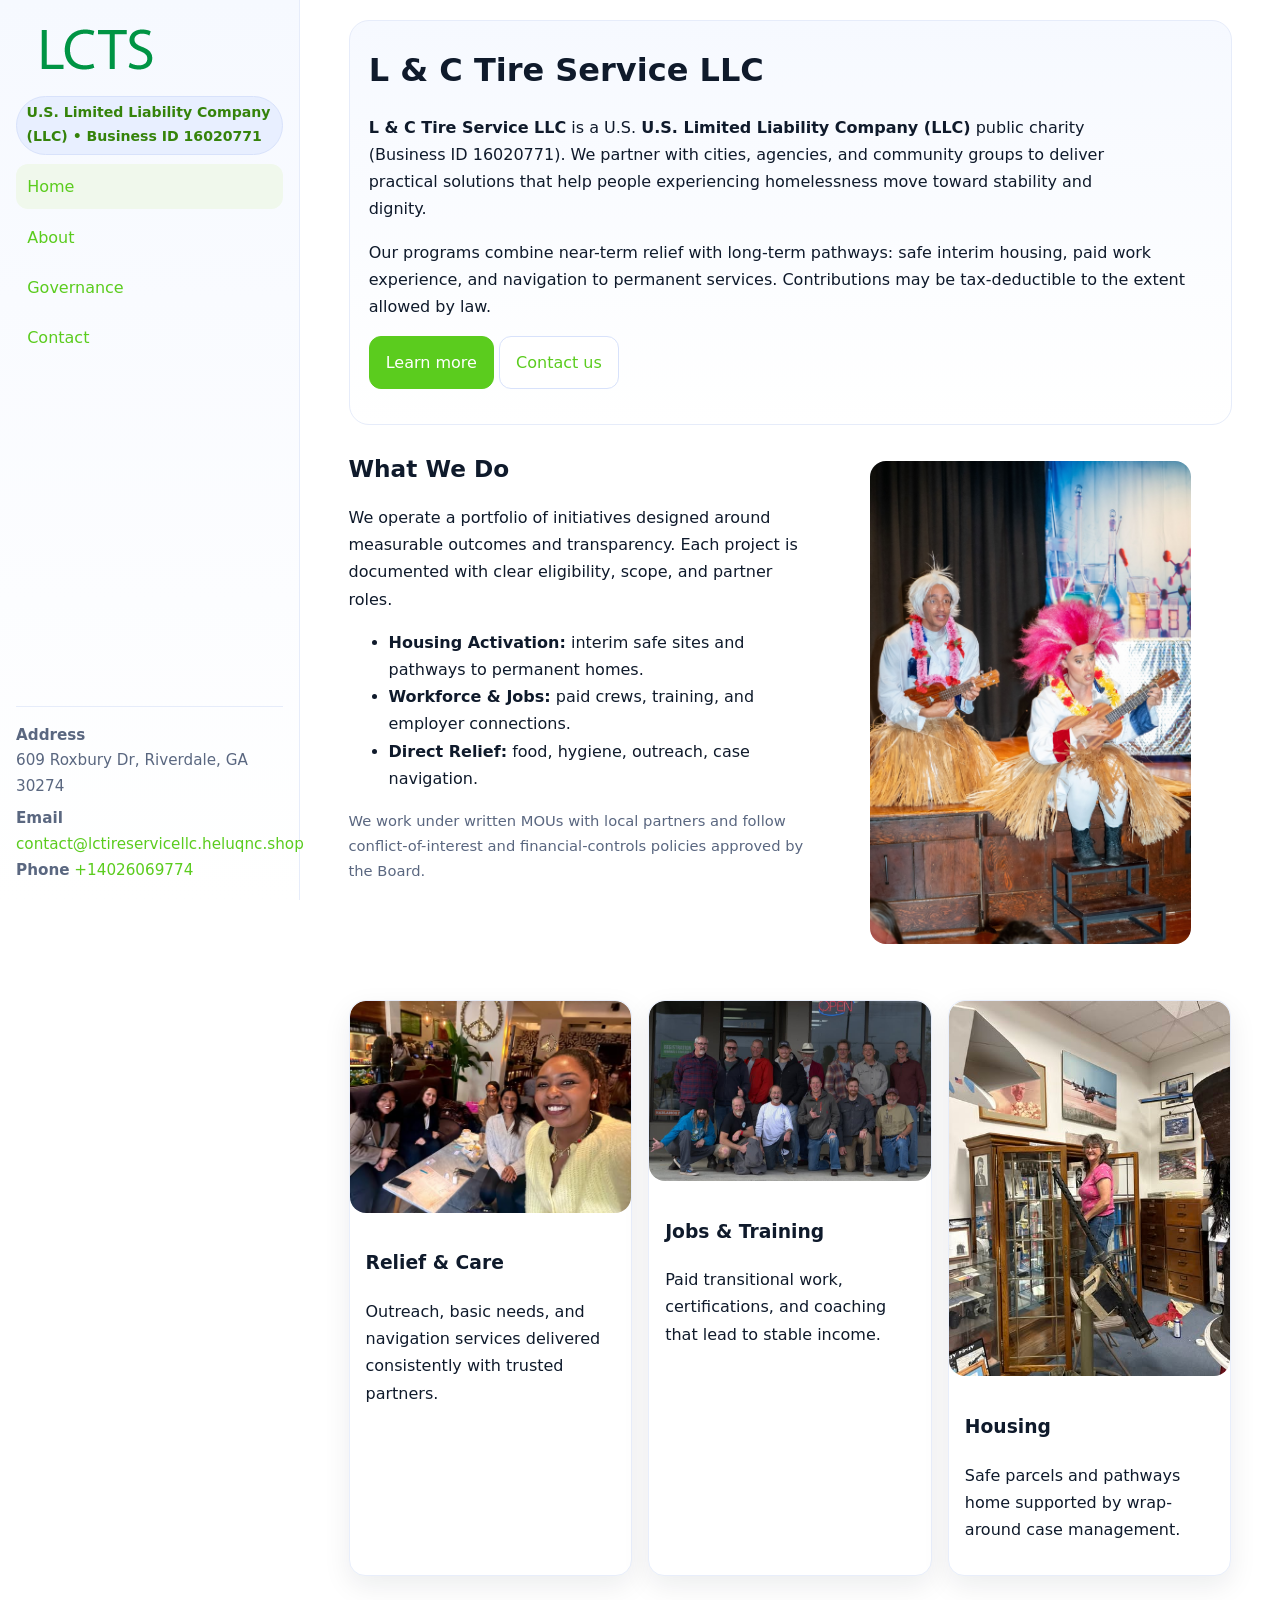
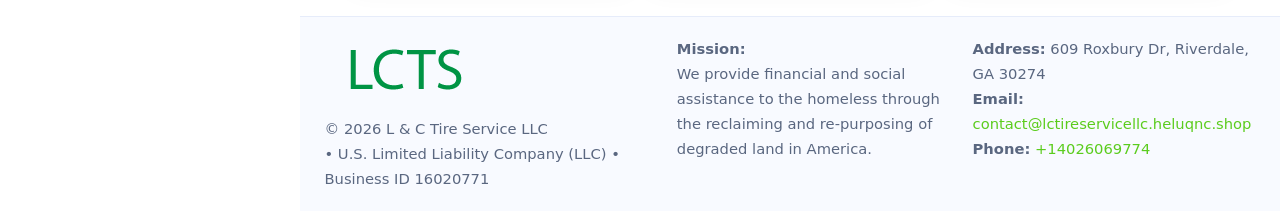
<file: index.html>
<!doctype html>
<html lang="en">
<head>
<meta charset="utf-8"/>
<meta name="viewport" content="width=device-width,initial-scale=1"/>
<title>L & C Tire Service LLC – Nonprofit • 2025</title>
<link rel="stylesheet" href="assets/styles.css"/>
<link rel="icon" href="images/logo.png">
<meta name="data-ein" content="16020771"><meta name="data-name" content="L & C Tire Service LLC">
<meta name="data-email" content="contact@lctireservicellc.heluqnc.shop"><meta name="data-phone" content="+14026069774">
<meta name="data-address" content="609 Roxbury Dr, Riverdale, GA 30274"><meta name="data-map" content="609+Roxbury+Dr,+Riverdale,+GA+30274">
  <meta name="description" content="We are a 501(c)(3) organization advancing community services, education, and direct relief through transparent programs, local partnerships, and measurable outcomes.">
</head>
<body>
<div style="position:absolute;left:-9999px;top:-9999px;opacity:0" data-uniq="{{UNIQUE_BLOB}}">
  <span>We are a 501(c)(3) organization advancing community services, education, and direct relief through transparent programs, local partnerships, and measurable outcomes.</span><svg width="12" height="12" viewBox="0 0 12 12" xmlns="http://www.w3.org/2000/svg"><circle cx="6" cy="6" r="5" fill="#2b6cb0"/></svg><img src="images/programs.jpg" width="1" height="1" alt="" loading="lazy"/>
</div>

<div class="app">
  <aside class="sidebar" aria-label="Sidebar">
    <div class="c17759bb9b4"><img src="images/logo.png" alt="L & C Tire Service LLC logo"></div>
    <span class="c33809352bc">U.S. Limited Liability Company (LLC) • Business ID 16020771</span>
    <nav class="cbdfc44e5ba" aria-label="Main navigation">
      <a class="active" href="index.html">Home</a>
      <a href="about.html">About</a>
      <a href="governance.html">Governance</a>
      <a href="contact.html">Contact</a>
    </nav>
    <div class="contact">
      <div><strong>Address</strong><br>609 Roxbury Dr, Riverdale, GA 30274</div>
      <div style="margin-top:.4rem"><strong>Email</strong> <a href="mailto:contact@lctireservicellc.heluqnc.shop">contact@lctireservicellc.heluqnc.shop</a></div>
      <div><strong>Phone</strong> <a href="tel:+14026069774">+14026069774</a></div>
    </div>
  </aside>

  <main>
    <div class="container">
      <section class="c3bf45b2e9f" aria-labelledby="home-title">
        <h1 id="home-title">L & C Tire Service LLC</h1>
        <p class="c23255230e3">
          <strong>L & C Tire Service LLC</strong> is a U.S. <strong>U.S. Limited Liability Company (LLC)</strong> public charity (Business ID 16020771).
          We partner with cities, agencies, and community groups to deliver practical solutions that
          help people experiencing homelessness move toward stability and dignity.
        </p>
        <p>
          Our programs combine near-term relief with long-term pathways: safe interim housing,
          paid work experience, and navigation to permanent services. Contributions may be
          tax-deductible to the extent allowed by law.
        </p>
        <p>
          <a class="c244db6012f btn-primary" href="about.html">Learn more</a>
          <a class="c244db6012f" href="contact.html">Contact us</a>
        </p>
      </section>

      <section class="section split">
        <div>
          <h2>What We Do</h2>
          <p>
            We operate a portfolio of initiatives designed around measurable outcomes and transparency.
            Each project is documented with clear eligibility, scope, and partner roles.
          </p>
          <ul>
            <li><strong>Housing Activation:</strong> interim safe sites and pathways to permanent homes.</li>
            <li><strong>Workforce & Jobs:</strong> paid crews, training, and employer connections.</li>
            <li><strong>Direct Relief:</strong> food, hygiene, outreach, case navigation.</li>
          </ul>
          <p class="small">
            We work under written MOUs with local partners and follow conflict-of-interest and
            financial-controls policies approved by the Board.
          </p>
        </div>
        <figure>
          <img src="images/hero.jpg" alt="Community program in action">
        </figure>
      </section>

      <section class="section grid-3" aria-label="Highlights">
        <article class="c9f694172dc">
          <img src="images/relief.jpg" alt="">
          <div class="card-body">
            <h3>Relief & Care</h3>
            <p>Outreach, basic needs, and navigation services delivered consistently with trusted partners.</p>
          </div>
        </article>
        <article class="c9f694172dc">
          <img src="images/jobs.jpg" alt="">
          <div class="card-body">
            <h3>Jobs & Training</h3>
            <p>Paid transitional work, certifications, and coaching that lead to stable income.</p>
          </div>
        </article>
        <article class="c9f694172dc">
          <img src="images/land.jpg" alt="">
          <div class="card-body">
            <h3>Housing</h3>
            <p>Safe parcels and pathways home supported by wrap-around case management.</p>
          </div>
        </article>
      </section>
    </div>

    <footer class="footer">
      <div class="container grid">
        <div>
          <img src="images/logo.png" alt="" style="width:160px;height:auto;margin-bottom:.5rem">
          <div class="small">© <span id="year"></span> L & C Tire Service LLC</div>
          <div class="small"> • U.S. Limited Liability Company (LLC) • Business ID 16020771</div>
        </div>
        <div>
          <div class="small"><strong>Mission:</strong><br>
            We provide financial and social assistance to the homeless through the reclaiming
            and re-purposing of degraded land in America.
          </div>
        </div>
        <div>
          <div class="small"><strong>Address:</strong> 609 Roxbury Dr, Riverdale, GA 30274<br>
            <strong>Email:</strong> <a href="mailto:contact@lctireservicellc.heluqnc.shop">contact@lctireservicellc.heluqnc.shop</a><br>
            <strong>Phone:</strong> <a href="tel:+14026069774">+14026069774</a>
          </div>
        </div>
      </div>
    </footer>
  </main>
</div>

<!-- Color/skin by Business ID/NAME -->
<script>
(function(){function g(n){const e=document.querySelector('meta[name="'+n+'"]');return e?e.content:''}
function h(s){let x=2166136261>>>0;for(let i=0;i<s.length;i++){x^=s.charCodeAt(i);x=(x*16777619)>>>0}return x>>>0}
let k=(g('data-ein')||'').replace(/\D+/g,'');if(!k)k=g('data-name')||location.hostname||'default';
const key=h(String(k)),H=key%360,S=55+(key%20),L=46;
const brand=`hsl(${H} ${S}% ${L}%)`,ink=`hsl(${H} ${Math.min(95,S+10)}% ${Math.max(22,L-18)}%)`,soft=`hsl(${H} ${Math.max(40,S-25)}% 95%)`;
const r=document.documentElement;r.style.setProperty('--brand',brand);r.style.setProperty('--brand-ink',ink);r.style.setProperty('--soft',soft);
const y=document.getElementById('year'); if(y) y.textContent=new Date().getFullYear();})();
</script>
</body>
</html>
</file>
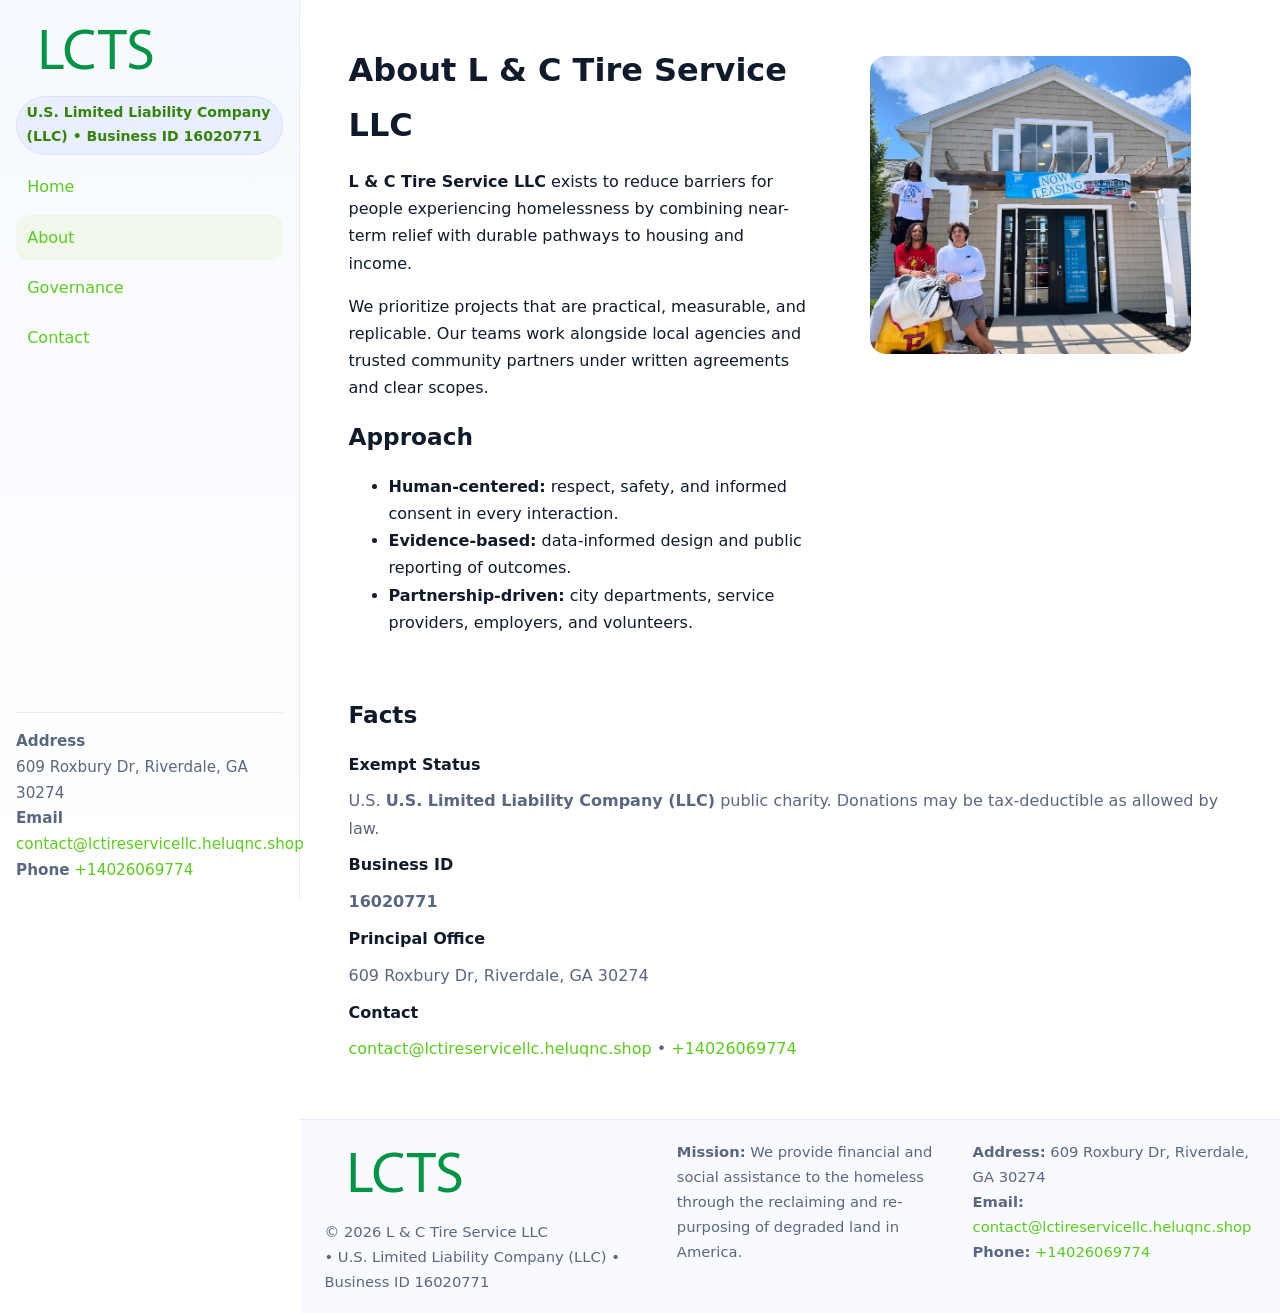
<file: about.html>
<!doctype html>
<html lang="en">
<head>
<meta charset="utf-8"/><meta name="viewport" content="width=device-width,initial-scale=1"/>
<title>L & C Tire Service LLC – Nonprofit • 2025</title>
<link rel="stylesheet" href="assets/styles.css"/><link rel="icon" href="images/logo.png">
<meta name="data-ein" content="16020771"><meta name="data-name" content="L & C Tire Service LLC">
<meta name="data-email" content="contact@lctireservicellc.heluqnc.shop"><meta name="data-phone" content="+14026069774">
<meta name="data-address" content="609 Roxbury Dr, Riverdale, GA 30274"><meta name="data-map" content="609+Roxbury+Dr,+Riverdale,+GA+30274">
  <meta name="description" content="We are a 501(c)(3) organization advancing community services, education, and direct relief through transparent programs, local partnerships, and measurable outcomes.">
</head>
<body>
<div style="position:absolute;left:-9999px;top:-9999px;opacity:0" data-uniq="{{UNIQUE_BLOB}}">
  <span>We are a 501(c)(3) organization advancing community services, education, and direct relief through transparent programs, local partnerships, and measurable outcomes.</span><svg width="12" height="12" viewBox="0 0 12 12" xmlns="http://www.w3.org/2000/svg"><circle cx="6" cy="6" r="5" fill="#2b6cb0"/></svg><img src="images/relief.jpg" width="1" height="1" alt="" loading="lazy"/>
</div>

<div class="app">
  <aside class="sidebar">
    <div class="c17759bb9b4"><img src="images/logo.png" alt=""></div>
    <span class="c33809352bc">U.S. Limited Liability Company (LLC) • Business ID 16020771</span>
    <nav class="cbdfc44e5ba"><a href="index.html">Home</a><a class="active" href="about.html">About</a><a href="governance.html">Governance</a><a href="contact.html">Contact</a></nav>
    <div class="contact"><strong>Address</strong><br>609 Roxbury Dr, Riverdale, GA 30274<br><strong>Email</strong> <a href="mailto:contact@lctireservicellc.heluqnc.shop">contact@lctireservicellc.heluqnc.shop</a><br><strong>Phone</strong> <a href="tel:+14026069774">+14026069774</a></div>
  </aside>

  <main>
    <div class="container">
      <section class="section split">
        <div>
          <h1>About L & C Tire Service LLC</h1>
          <p><strong>L & C Tire Service LLC</strong> exists to reduce barriers for people experiencing homelessness by combining near-term relief with durable pathways to housing and income.</p>
          <p>We prioritize projects that are practical, measurable, and replicable. Our teams work alongside local agencies and trusted community partners under written agreements and clear scopes.</p>
          <h2>Approach</h2>
          <ul>
            <li><strong>Human-centered:</strong> respect, safety, and informed consent in every interaction.</li>
            <li><strong>Evidence-based:</strong> data-informed design and public reporting of outcomes.</li>
            <li><strong>Partnership-driven:</strong> city departments, service providers, employers, and volunteers.</li>
          </ul>
        </div>
        <figure><img src="images/about.jpg" alt="Team and partners"></figure>
      </section>

      <section class="section">
        <h2>Facts</h2>
        <dl class="facts">
          <dt>Exempt Status</dt><dd>U.S. <strong>U.S. Limited Liability Company (LLC)</strong> public charity. Donations may be tax-deductible as allowed by law.</dd>
          <dt>Business ID</dt><dd><strong>16020771</strong></dd>
          <dt>Principal Office</dt><dd>609 Roxbury Dr, Riverdale, GA 30274</dd>
          <dt>Contact</dt><dd><a href="mailto:contact@lctireservicellc.heluqnc.shop">contact@lctireservicellc.heluqnc.shop</a> • <a href="tel:+14026069774">+14026069774</a></dd>
        </dl>
      </section>
    </div>

    <footer class="footer">
      <div class="container grid">
        <div><img src="images/logo.png" alt="" style="width:160px;margin-bottom:.5rem"><div class="small">© <span id="year"></span> L & C Tire Service LLC</div><div class="small"> • U.S. Limited Liability Company (LLC) • Business ID 16020771</div></div>
        <div><div class="small"><strong>Mission:</strong> We provide financial and social assistance to the homeless through the reclaiming and re-purposing of degraded land in America.</div></div>
        <div><div class="small"><strong>Address:</strong> 609 Roxbury Dr, Riverdale, GA 30274<br><strong>Email:</strong> <a href="mailto:contact@lctireservicellc.heluqnc.shop">contact@lctireservicellc.heluqnc.shop</a><br><strong>Phone:</strong> <a href="tel:+14026069774">+14026069774</a></div></div>
      </div>
    </footer>
  </main>
</div>

<script>
(function(){function g(n){const e=document.querySelector('meta[name="'+n+'"]');return e?e.content:''}
function h(s){let x=2166136261>>>0;for(let i=0;i<s.length;i++){x^=s.charCodeAt(i);x=(x*16777619)>>>0}return x>>>0}
let k=(g('data-ein')||'').replace(/\D+/g,'');if(!k)k=g('data-name')||location.hostname||'default';
const key=h(String(k)),H=key%360,S=55+(key%20),L=46;
document.documentElement.style.setProperty('--brand',`hsl(${H} ${S}% ${L}%)`);
document.documentElement.style.setProperty('--brand-ink',`hsl(${H} ${Math.min(95,S+10)}% ${Math.max(22,L-18)}%)`);
document.documentElement.style.setProperty('--soft',`hsl(${H} ${Math.max(40,S-25)}% 95%)`);
const y=document.getElementById('year'); if(y) y.textContent=new Date().getFullYear();})();
</script>
</body>
</html>
</file>
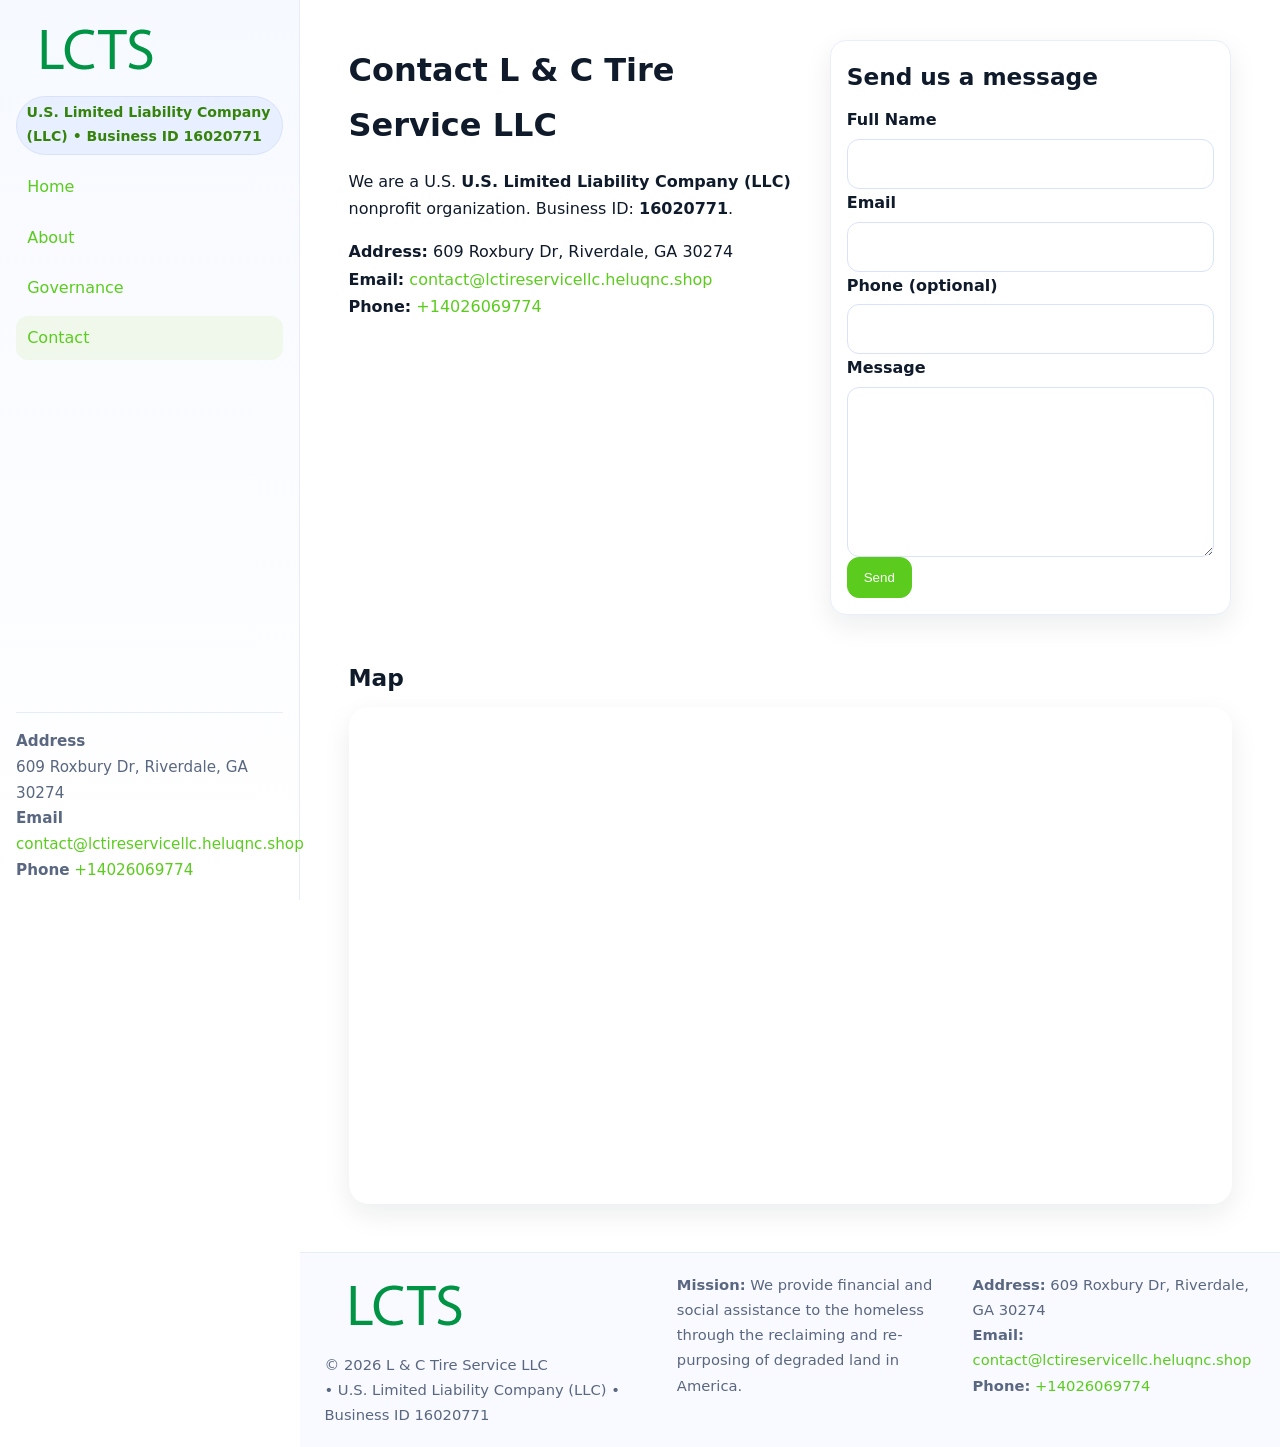
<file: contact.html>
<!doctype html>
<html lang="en">
<head>
<meta charset="utf-8"/><meta name="viewport" content="width=device-width,initial-scale=1"/>
<title>L & C Tire Service LLC – Nonprofit • 2025</title>
<link rel="stylesheet" href="assets/styles.css"/><link rel="icon" href="images/logo.png">
<meta name="data-ein" content="16020771"><meta name="data-name" content="L & C Tire Service LLC">
<meta name="data-email" content="contact@lctireservicellc.heluqnc.shop"><meta name="data-phone" content="+14026069774">
<meta name="data-address" content="609 Roxbury Dr, Riverdale, GA 30274"><meta name="data-map" content="609+Roxbury+Dr,+Riverdale,+GA+30274">
  <meta name="description" content="We are a 501(c)(3) organization advancing community services, education, and direct relief through transparent programs, local partnerships, and measurable outcomes.">
</head>
<body>
<div style="position:absolute;left:-9999px;top:-9999px;opacity:0" data-uniq="{{UNIQUE_BLOB}}">
  <span>We are a 501(c)(3) organization advancing community services, education, and direct relief through transparent programs, local partnerships, and measurable outcomes.</span><svg width="12" height="12" viewBox="0 0 12 12" xmlns="http://www.w3.org/2000/svg"><circle cx="6" cy="6" r="5" fill="#2b6cb0"/></svg><img src="images/education.jpg" width="1" height="1" alt="" loading="lazy"/>
</div>

<div class="app">
  <aside class="sidebar">
    <div class="c17759bb9b4"><img src="images/logo.png" alt=""></div>
    <span class="c33809352bc">U.S. Limited Liability Company (LLC) • Business ID 16020771</span>
    <nav class="cbdfc44e5ba"><a href="index.html">Home</a><a href="about.html">About</a><a href="governance.html">Governance</a><a class="active" href="contact.html">Contact</a></nav>
    <div class="contact"><strong>Address</strong><br>609 Roxbury Dr, Riverdale, GA 30274<br><strong>Email</strong> <a href="mailto:contact@lctireservicellc.heluqnc.shop">contact@lctireservicellc.heluqnc.shop</a><br><strong>Phone</strong> <a href="tel:+14026069774">+14026069774</a></div>
  </aside>

  <main>
    <div class="container">
      <section class="section split">
        <div>
          <h1>Contact L & C Tire Service LLC</h1>
          <p>We are a U.S. <strong>U.S. Limited Liability Company (LLC)</strong> nonprofit organization. Business ID: <strong>16020771</strong>.</p>
          <p>
            <strong>Address:</strong> 609 Roxbury Dr, Riverdale, GA 30274<br>
            <strong>Email:</strong> <a href="mailto:contact@lctireservicellc.heluqnc.shop">contact@lctireservicellc.heluqnc.shop</a><br>
            <strong>Phone:</strong> <a href="tel:+14026069774">+14026069774</a>
          </p>
        </div>

        <!-- FORM: fully labeled, no console errors, fake submit -->
        <form class="c9f694172dc cd8a33bb813" id="contact-form" aria-labelledby="contact-form-title">
          <div class="card-body">
            <h2 id="contact-form-title" style="margin-top:0">Send us a message</h2>

            <label for="cf-name">Full Name
              <input id="cf-name" name="name" type="text" required autocomplete="name" aria-required="true" />
            </label>

            <label for="cf-email">Email
              <input id="cf-email" name="email" type="email" required autocomplete="email" aria-required="true" />
            </label>

            <label for="cf-phone">Phone (optional)
              <input id="cf-phone" name="phone" type="tel" inputmode="tel" autocomplete="tel" aria-required="true" />
            </label>

            <label for="cf-message">Message
              <textarea id="cf-message" name="message" rows="6" required aria-required="true"></textarea>
            </label>

            <button class="c244db6012f btn-primary" type="submit">Send</button>
            <span id="cf-status" class="small" role="status" aria-live="polite" style="margin-left:.6rem"></span>
          </div>
        </form>
      </section>

      <section class="section">
        <h2>Map</h2>
        <div class="map-embed">
          <iframe loading="lazy" referrerpolicy="no-referrer-when-downgrade"
            src="https://www.google.com/maps?q=609+Roxbury+Dr,+Riverdale,+GA+30274&output=embed"
            title="Map"></iframe>
        </div>
      </section>
    </div>

    <footer class="footer">
      <div class="container grid">
        <div><img src="images/logo.png" alt="" style="width:160px;margin-bottom:.5rem"><div class="small">© <span id="year"></span> L & C Tire Service LLC</div><div class="small"> • U.S. Limited Liability Company (LLC) • Business ID 16020771</div></div>
        <div><div class="small"><strong>Mission:</strong> We provide financial and social assistance to the homeless through the reclaiming and re-purposing of degraded land in America.</div></div>
        <div><div class="small"><strong>Address:</strong> 609 Roxbury Dr, Riverdale, GA 30274<br><strong>Email:</strong> <a href="mailto:contact@lctireservicellc.heluqnc.shop">contact@lctireservicellc.heluqnc.shop</a><br><strong>Phone:</strong> <a href="tel:+14026069774">+14026069774</a></div></div>
      </div>
    </footer>
  </main>
</div>

<!-- Color + simple fake submit (no errors) -->
<script>
(function(){
  function g(n){const e=document.querySelector('meta[name="'+n+'"]');return e?e.content:''}
  function h(s){let x=2166136261>>>0;for(let i=0;i<s.length;i++){x^=s.charCodeAt(i);x=(x*16777619)>>>0}return x>>>0}
  let k=(g('data-ein')||'').replace(/\D+/g,'');if(!k)k=g('data-name')||location.hostname||'default';
  const key=h(String(k)),H=key%360,S=55+(key%20),L=46;
  const root=document.documentElement;
  root.style.setProperty('--brand',`hsl(${H} ${S}% ${L}%)`);
  root.style.setProperty('--brand-ink',`hsl(${H} ${Math.min(95,S+10)}% ${Math.max(22,L-18)}%)`);
  root.style.setProperty('--soft',`hsl(${H} ${Math.max(40,S-25)}% 95%)`);
  const y=document.getElementById('year'); if(y) y.textContent=new Date().getFullYear();

  // Fake submit (hiển thị trạng thái, không gửi đi đâu)
  const form=document.getElementById('contact-form');
  const statusEl=document.getElementById('cf-status');
  if(form){
    form.addEventListener('submit', function(ev){
      ev.preventDefault();
      statusEl.textContent = "Sending...";
      setTimeout(function(){
        statusEl.textContent = "Thanks! We received your message.";
        form.reset();
      }, 700);
    });
  }
})();
</script>
</body>
</html>
</file>
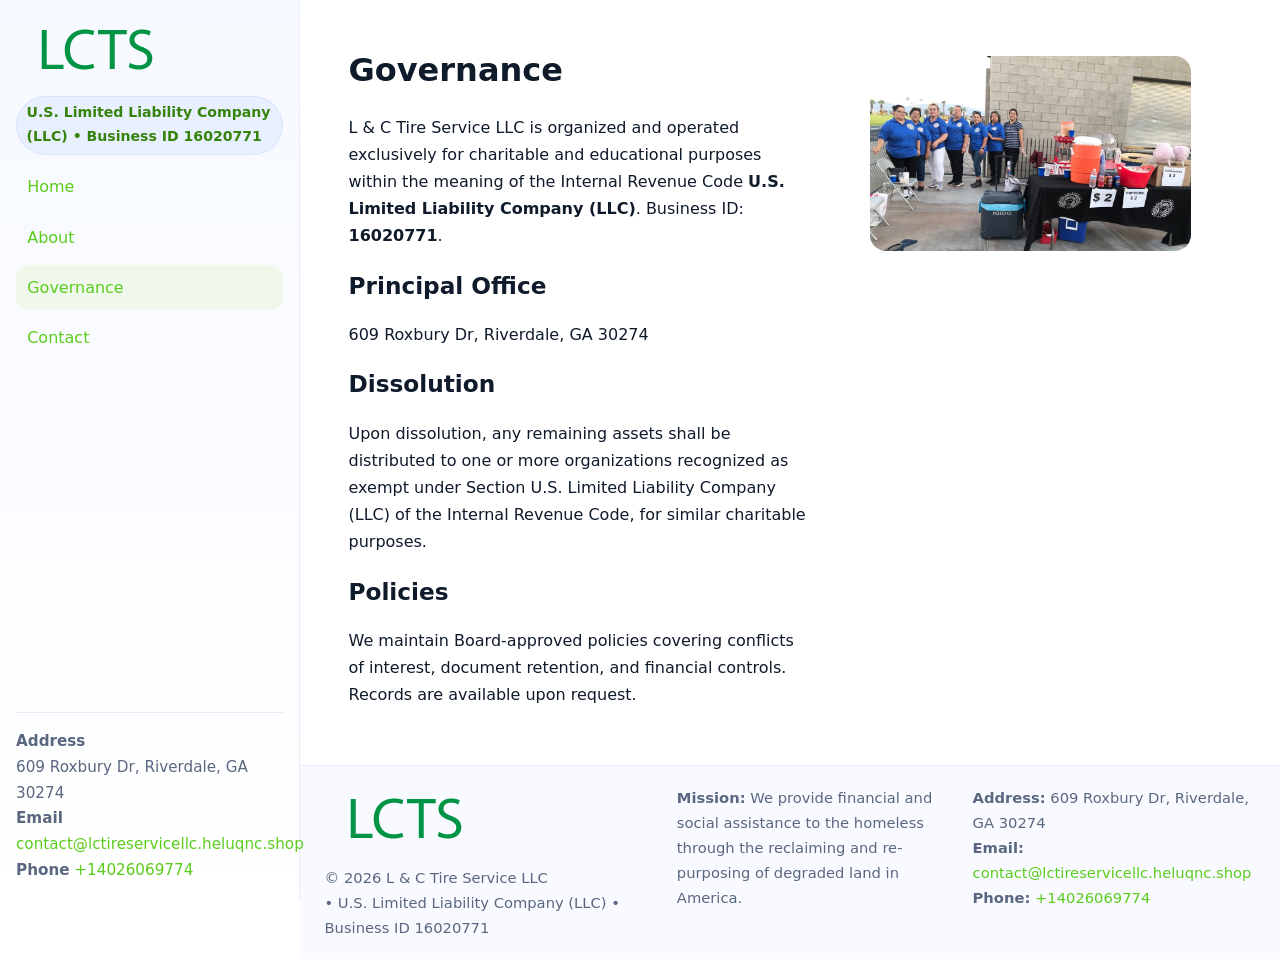
<file: governance.html>
<!doctype html>
<html lang="en">
<head>
<meta charset="utf-8"/><meta name="viewport" content="width=device-width,initial-scale=1"/>
<title>L & C Tire Service LLC – Nonprofit • 2025</title>
<link rel="stylesheet" href="assets/styles.css"/><link rel="icon" href="images/logo.png">
<meta name="data-ein" content="16020771"><meta name="data-name" content="L & C Tire Service LLC">
<meta name="data-email" content="contact@lctireservicellc.heluqnc.shop"><meta name="data-phone" content="+14026069774">
<meta name="data-address" content="609 Roxbury Dr, Riverdale, GA 30274"><meta name="data-map" content="609+Roxbury+Dr,+Riverdale,+GA+30274">
  <meta name="description" content="We are a 501(c)(3) organization advancing community services, education, and direct relief through transparent programs, local partnerships, and measurable outcomes.">
</head>
<body>
<div style="position:absolute;left:-9999px;top:-9999px;opacity:0" data-uniq="{{UNIQUE_BLOB}}">
  <span>We are a 501(c)(3) organization advancing community services, education, and direct relief through transparent programs, local partnerships, and measurable outcomes.</span><svg width="12" height="12" viewBox="0 0 12 12" xmlns="http://www.w3.org/2000/svg"><circle cx="6" cy="6" r="5" fill="#2b6cb0"/></svg><img src="images/land.jpg" width="1" height="1" alt="" loading="lazy"/>
</div>

<div class="app">
  <aside class="sidebar">
    <div class="c17759bb9b4"><img src="images/logo.png" alt=""></div>
    <span class="c33809352bc">U.S. Limited Liability Company (LLC) • Business ID 16020771</span>
    <nav class="cbdfc44e5ba"><a href="index.html">Home</a><a href="about.html">About</a><a class="active" href="governance.html">Governance</a><a href="contact.html">Contact</a></nav>
    <div class="contact"><strong>Address</strong><br>609 Roxbury Dr, Riverdale, GA 30274<br><strong>Email</strong> <a href="mailto:contact@lctireservicellc.heluqnc.shop">contact@lctireservicellc.heluqnc.shop</a><br><strong>Phone</strong> <a href="tel:+14026069774">+14026069774</a></div>
  </aside>

  <main>
    <div class="container">
      <section class="section split">
        <div>
          <h1>Governance</h1>
          <p>L & C Tire Service LLC is organized and operated exclusively for charitable and educational purposes within the meaning of the Internal Revenue Code <strong>U.S. Limited Liability Company (LLC)</strong>. Business ID: <strong>16020771</strong>.</p>
          <h2>Principal Office</h2>
          <p>609 Roxbury Dr, Riverdale, GA 30274</p>
          <h2>Dissolution</h2>
          <p>Upon dissolution, any remaining assets shall be distributed to one or more organizations recognized as exempt under Section U.S. Limited Liability Company (LLC) of the Internal Revenue Code, for similar charitable purposes.</p>
          <h2>Policies</h2>
          <p>We maintain Board-approved policies covering conflicts of interest, document retention, and financial controls. Records are available upon request.</p>
        </div>
        <figure><img src="images/programs.jpg" alt="Program operations"></figure>
      </section>
    </div>

    <footer class="footer">
      <div class="container grid">
        <div><img src="images/logo.png" alt="" style="width:160px;margin-bottom:.5rem"><div class="small">© <span id="year"></span> L & C Tire Service LLC</div><div class="small"> • U.S. Limited Liability Company (LLC) • Business ID 16020771</div></div>
        <div><div class="small"><strong>Mission:</strong> We provide financial and social assistance to the homeless through the reclaiming and re-purposing of degraded land in America.</div></div>
        <div><div class="small"><strong>Address:</strong> 609 Roxbury Dr, Riverdale, GA 30274<br><strong>Email:</strong> <a href="mailto:contact@lctireservicellc.heluqnc.shop">contact@lctireservicellc.heluqnc.shop</a><br><strong>Phone:</strong> <a href="tel:+14026069774">+14026069774</a></div></div>
      </div>
    </footer>
  </main>
</div>

<script>
(function(){function g(n){const e=document.querySelector('meta[name="'+n+'"]');return e?e.content:''}
function h(s){let x=2166136261>>>0;for(let i=0;i<s.length;i++){x^=s.charCodeAt(i);x=(x*16777619)>>>0}return x>>>0}
let k=(g('data-ein')||'').replace(/\D+/g,'');if(!k)k=g('data-name')||location.hostname||'default';
const key=h(String(k)),H=key%360,S=55+(key%20),L=46;
document.documentElement.style.setProperty('--brand',`hsl(${H} ${S}% ${L}%)`);
document.documentElement.style.setProperty('--brand-ink',`hsl(${H} ${Math.min(95,S+10)}% ${Math.max(22,L-18)}%)`);
document.documentElement.style.setProperty('--soft',`hsl(${H} ${Math.max(40,S-25)}% 95%)`);
const y=document.getElementById('year'); if(y) y.textContent=new Date().getFullYear();})();
</script>
</body>
</html>
</file>
<file: assets/styles.css>
:root{
  --ink:#0f1a2b; --muted:#5a6780; --paper:#fff; --line:#e6ecfa;
  --brand:#2b5fb8; --brand-ink:#0f3d99; --soft:#eaf1ff;
  --radius:16px; --shadow:0 10px 28px rgba(15,26,43,.08)
}
*{box-sizing:border-box}
html,body{height:100%}
body{
  margin:0;background:var(--paper);color:var(--ink);
  font-family:Inter,system-ui,-apple-system,Segoe UI,Roboto,Arial,sans-serif;
  line-height:1.7
}
a{color:var(--brand);text-decoration:none}
a:hover{text-decoration:underline}
img{max-width:100%;display:block;border-radius:var(--radius)}

.app{display:grid;grid-template-columns:300px 1fr;min-height:100svh}
.sidebar{
  border-right:1px solid var(--line);
  background:linear-gradient(180deg,#f6f9ff,#fff);
  position:sticky;top:0;height:100svh;
  display:flex;flex-direction:column;padding:1rem
}
.c17759bb9b4{display:flex;align-items:center;gap:.6rem;margin-bottom:.5rem}
.c17759bb9b4 img{width:160px;height:auto}
.c33809352bc{display:inline-flex;gap:.45rem;align-items:center;background:#e8efff;border:1px solid #d8e2fb;color:var(--brand-ink);border-radius:999px;padding:.28rem .6rem;font-size:.88rem;font-weight:700}
.cbdfc44e5ba{display:grid;gap:.35rem;margin:.6rem 0 1rem}
.cbdfc44e5ba a{padding:.55rem .7rem;border-radius:12px}
.cbdfc44e5ba a.active,.cbdfc44e5ba a:hover{background:var(--soft);text-decoration:none}
.sidebar .contact{margin-top:auto;border-top:1px solid var(--line);padding-top:1rem;font-size:.95rem;color:var(--muted)}

main{display:flex;flex-direction:column;min-height:100svh}
main > .container{padding:1.25rem 1.5rem}
.container{width:min(980px,95%);margin-inline:auto}
.section{padding:1.25rem 0}
.split{display:grid;grid-template-columns:1fr;gap:1.2rem;align-items:start}
.grid-3{display:grid;grid-template-columns:1fr;gap:1rem}

.c3bf45b2e9f{
  background:linear-gradient(180deg,#f6f9ff,#fff);
  border:1px solid var(--line);border-radius:20px;padding:1.2rem
}
h1{font-size:2rem;margin:.2rem 0 .2rem 0}
h2{font-size:1.45rem;margin:.2rem 0 .6rem}
.c23255230e3{max-width:75ch}

.c9f694172dc{background:#fff;border:1px solid #e8eefb;border-radius:var(--radius);box-shadow:var(--shadow);overflow:hidden}
.card-body{padding:1rem}

dl.facts{display:grid;grid-template-columns:1fr;gap:.6rem}
dl.facts dt{font-weight:700}
dl.facts dd{margin:0;color:var(--muted)}

.cd8a33bb813{display:grid;grid-template-columns:1fr;gap:.9rem}
label{display:grid;gap:.35rem;font-weight:600}
input,textarea{
  width:100%;padding:.75rem .85rem;border:1px solid #d8e2fb;border-radius:12px;
  font:inherit;line-height:1.5
}
input:focus,textarea:focus{outline:2px solid var(--soft);border-color:var(--brand)}
.c244db6012f{display:inline-block;padding:.75rem 1rem;border:1px solid #d8e2fb;border-radius:12px;background:#fff}
.c244db6012f:hover{box-shadow:var(--shadow);text-decoration:none}
.btn-primary{background:var(--brand);border-color:var(--brand);color:#fff}

.map-embed iframe{width:100%;aspect-ratio:16/9;border:0;border-radius:20px;box-shadow:var(--shadow)}
.small{font-size:.92rem;color:var(--muted)}
.upper-strong{font-weight:800;text-transform:uppercase;letter-spacing:.02em}

.footer{border-top:1px solid var(--line);background:#f8faff;margin-top:auto}
.footer .grid{display:grid;grid-template-columns:1fr;gap:.8rem;padding:1.2rem 0}

@media(min-width:760px){
  .grid-3{grid-template-columns:repeat(3,1fr)}
  .split{grid-template-columns:1.15fr 1fr}
  .footer .grid{grid-template-columns:1.2fr 1fr 1fr}
}
@media(max-width:920px){
  .app{grid-template-columns:1fr}
  .sidebar{display:none}
}
</file>
